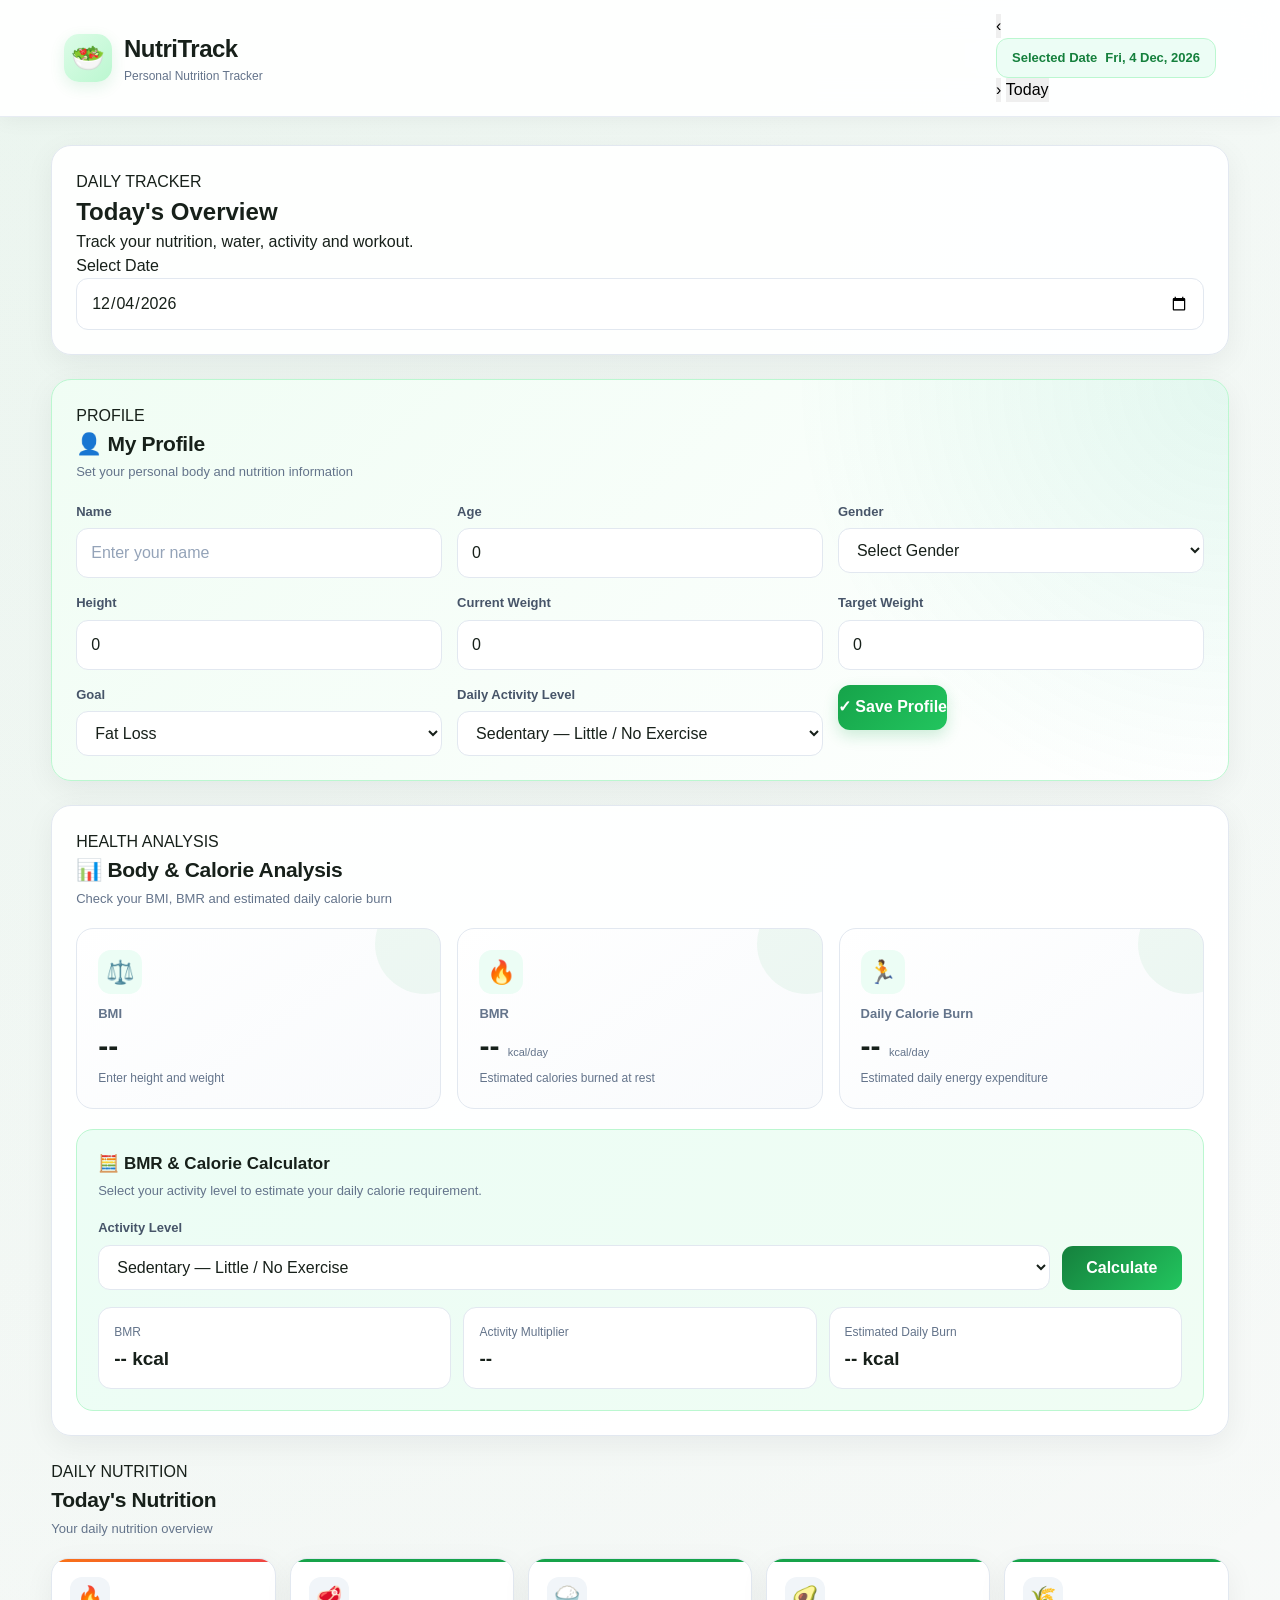
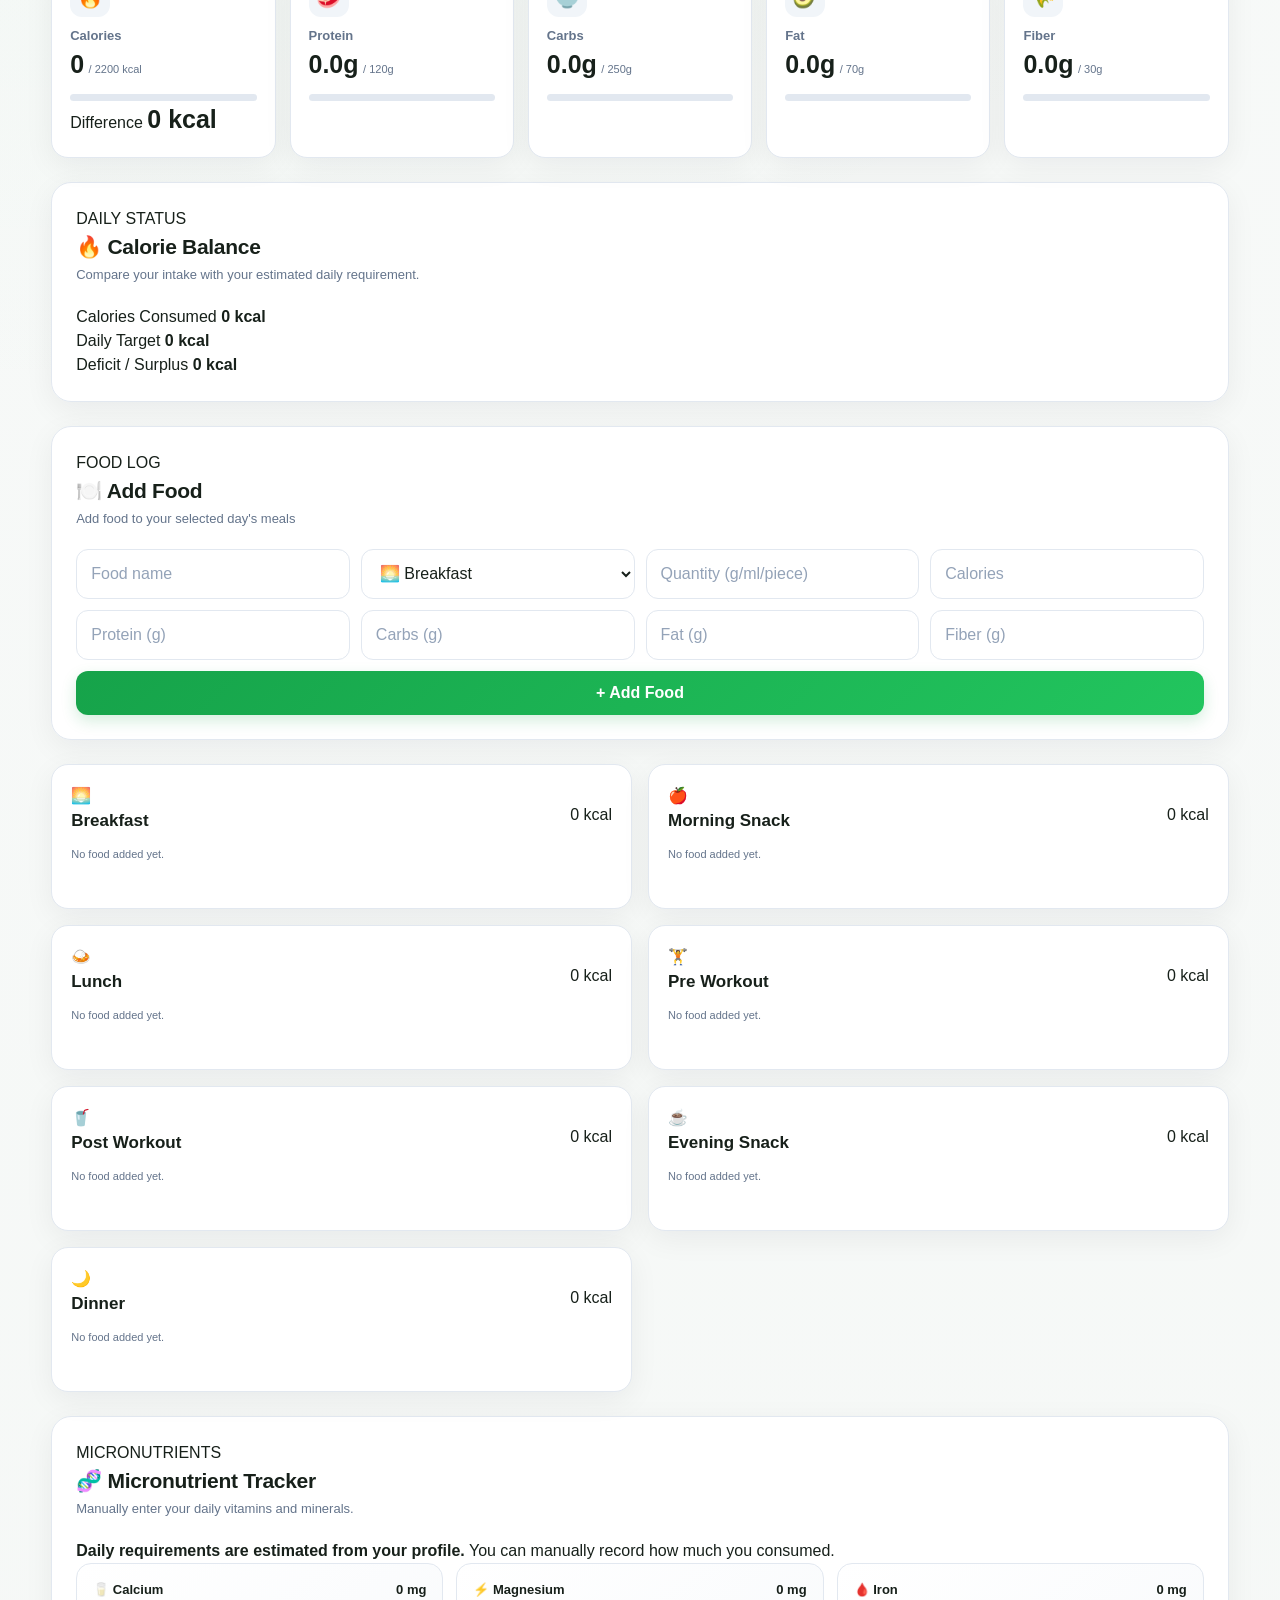
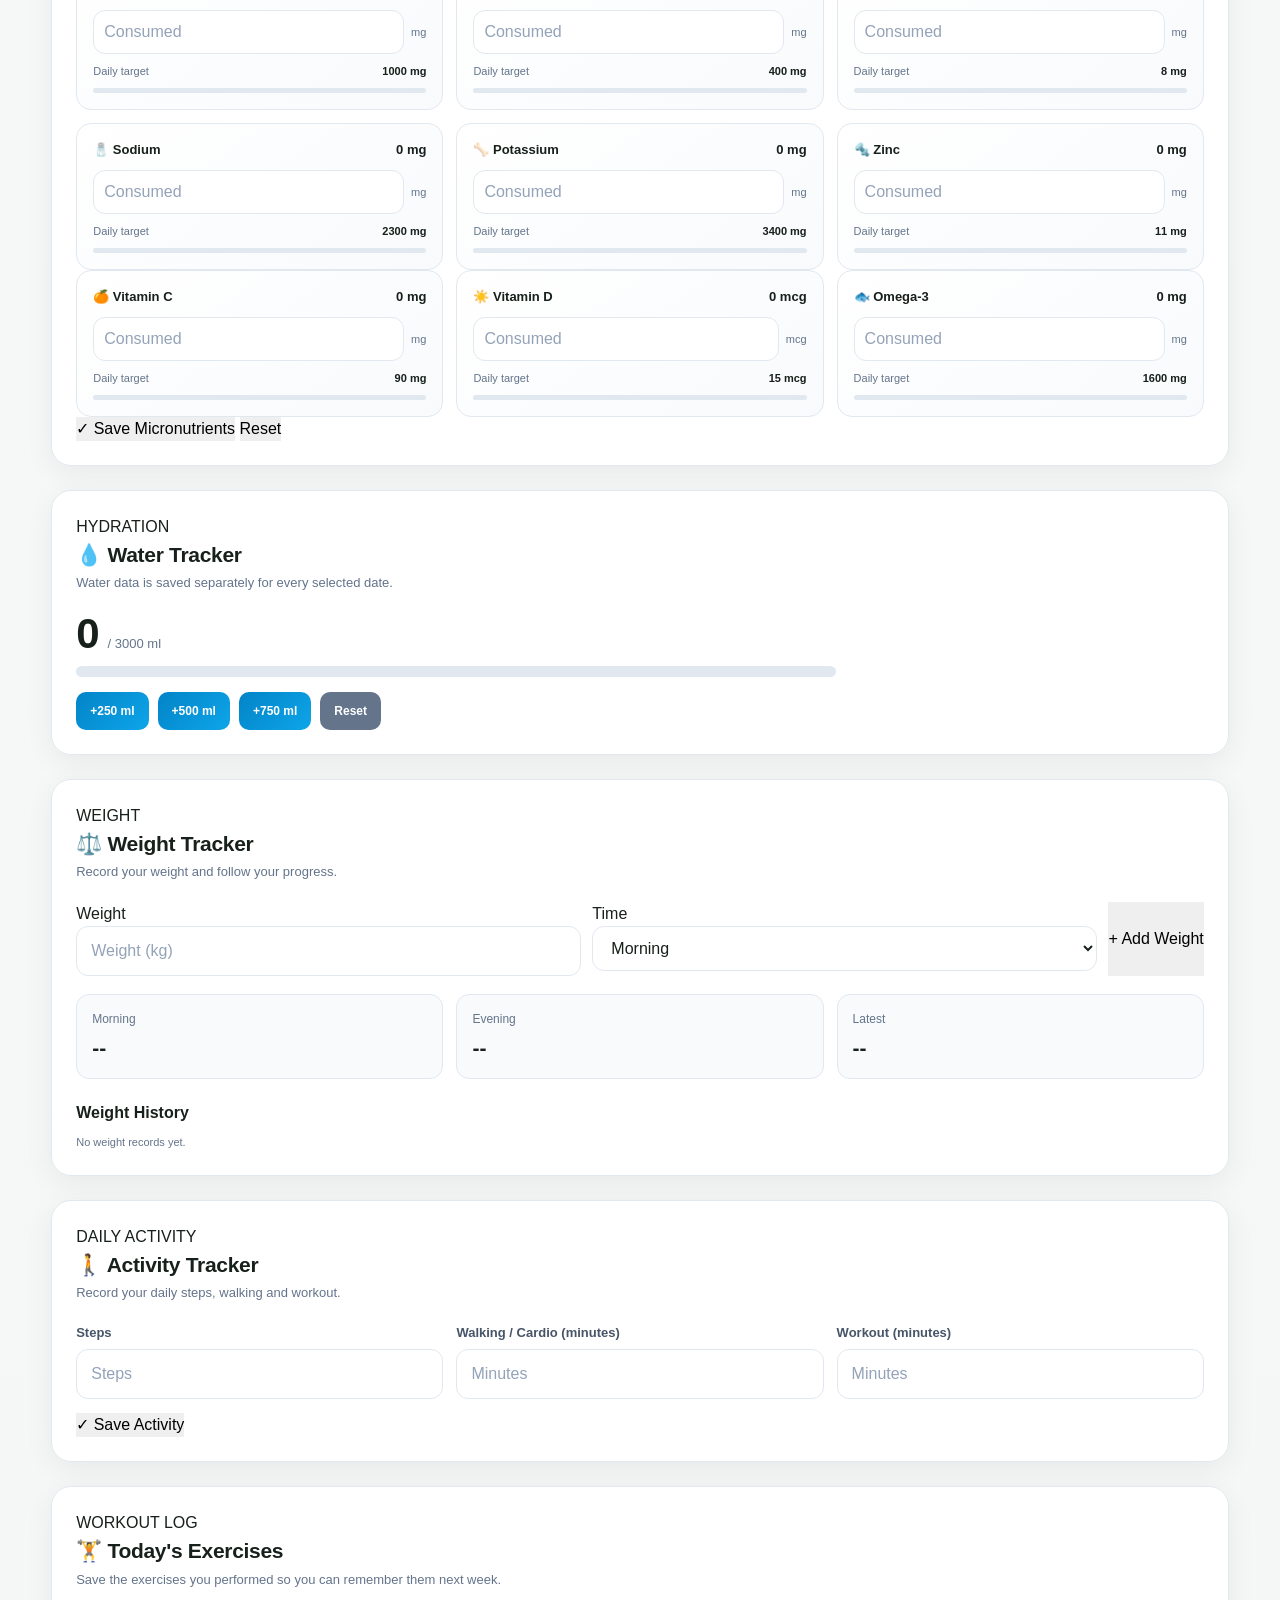
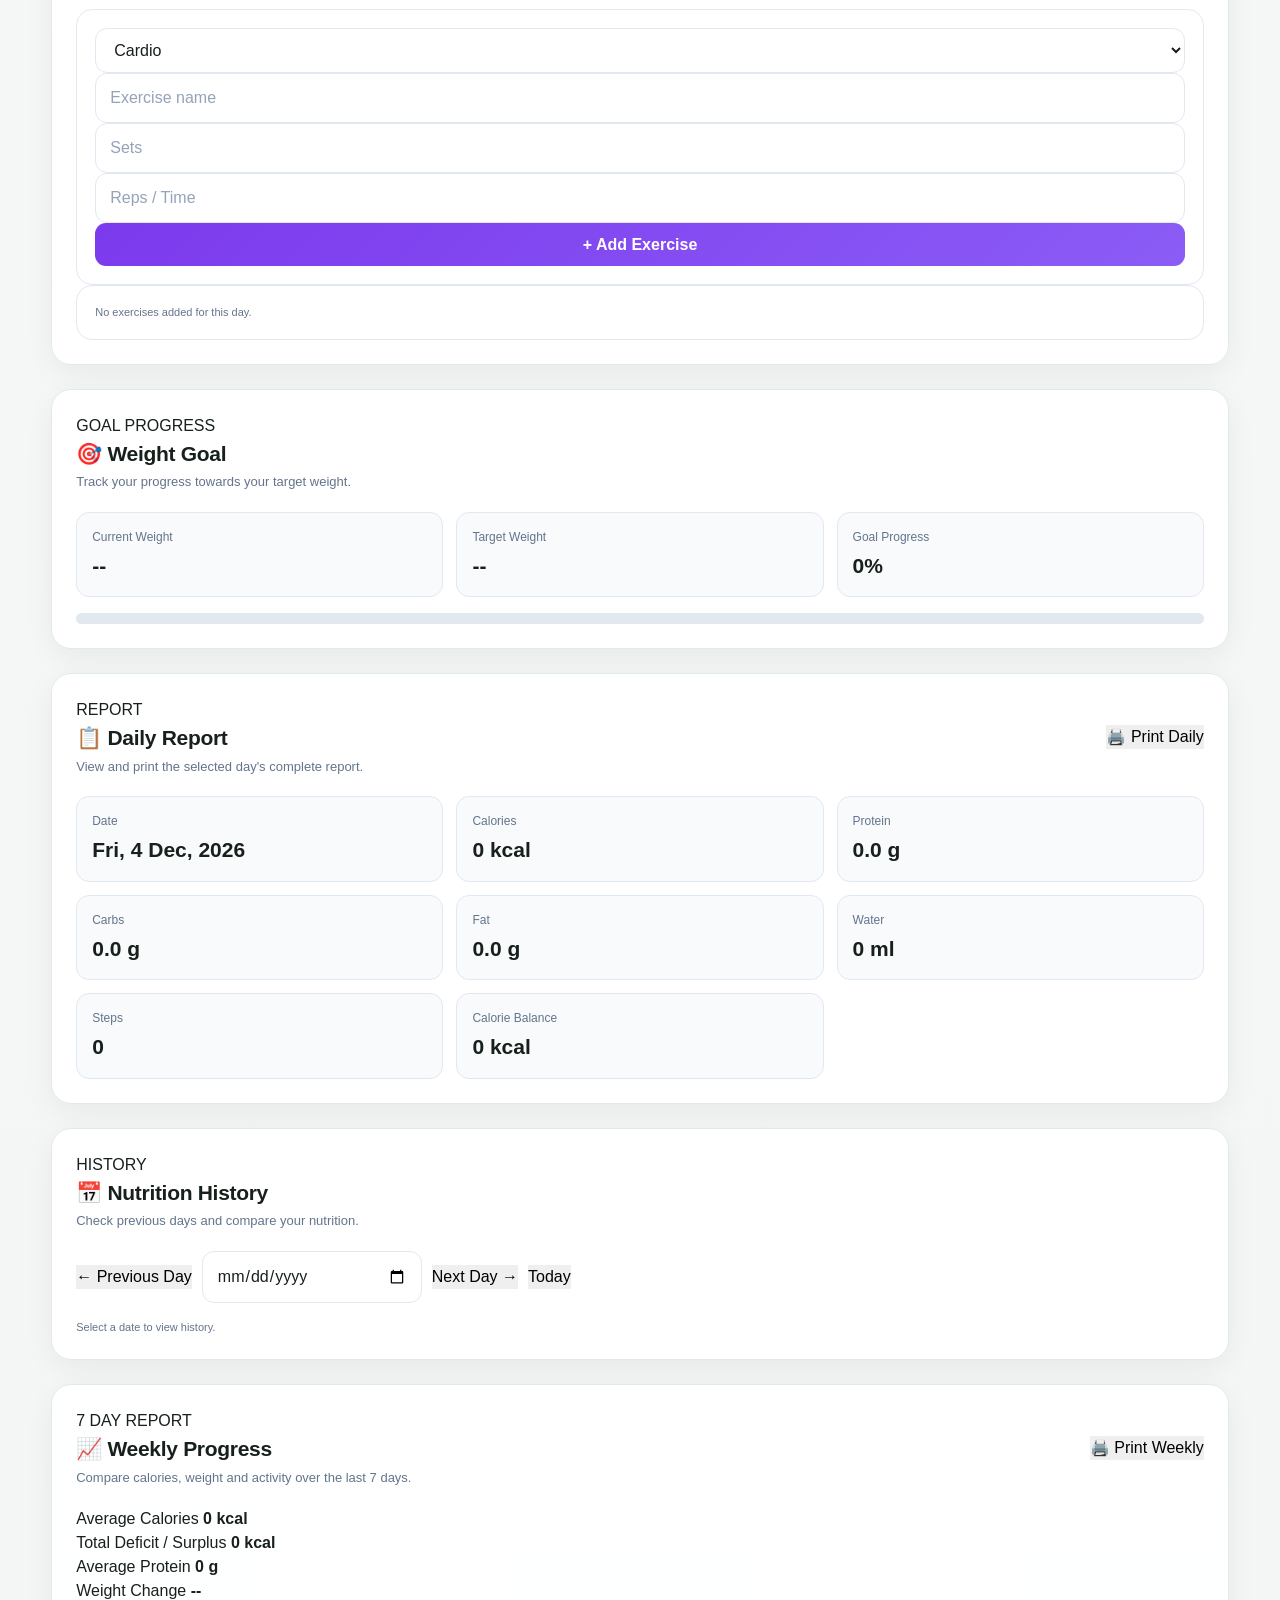
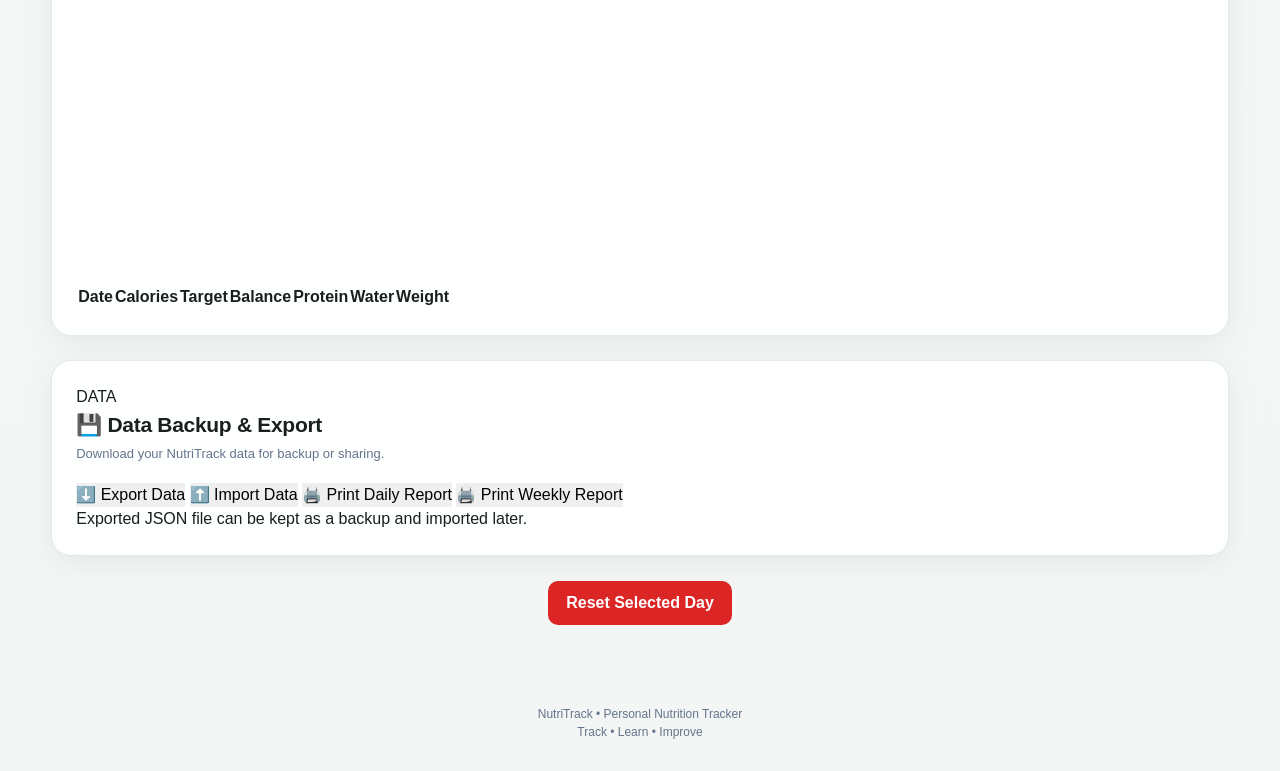
<file: index.html>
<!DOCTYPE html>
<html lang="en">
<head>
<meta charset="UTF-8">
<meta name="viewport" content="width=device-width, initial-scale=1.0">
<title>NutriTrack - Nutrition Tracker</title>
<link rel="stylesheet" href="style.css">
</head>

<body>

<div id="toast" class="toast" aria-live="polite"></div>

<header class="topbar">
    <div class="brand">
        <span class="brand-icon">🥗</span>
        <div>
            <h1>NutriTrack</h1>
            <p>Personal Nutrition Tracker</p>
        </div>
    </div>

    <div class="date-navigation">
        <button type="button" onclick="changeSelectedDate(-1)">‹</button>
        <div class="date-box">
            <span>Selected Date</span>
            <strong id="currentDate">--</strong>
        </div>
        <button type="button" onclick="changeSelectedDate(1)">›</button>
        <button type="button" onclick="goToToday()">Today</button>
    </div>
</header>

<main class="container">

<!-- DAILY CONTROL -->
<section class="daily-control card">
    <div>
        <span class="eyebrow">DAILY TRACKER</span>
        <h2 id="selectedDateTitle">Today's Overview</h2>
        <p id="selectedDateSubtitle">Track your nutrition, water, activity and workout.</p>
    </div>

    <div class="date-picker-wrap">
        <label for="datePicker">Select Date</label>
        <input type="date" id="datePicker" onchange="selectDateFromPicker()">
    </div>
</section>

<!-- PROFILE -->
<section class="profile-card">
    <div class="section-title">
        <div>
            <span class="eyebrow">PROFILE</span>
            <h2>👤 My Profile</h2>
            <p>Set your personal body and nutrition information</p>
        </div>
    </div>

    <div class="profile-grid">

        <div>
            <label>Name</label>
            <input id="userName" type="text" placeholder="Enter your name">
        </div>

        <div>
            <label>Age</label>
            <input id="age" type="number" min="1" max="120" placeholder="Age">
        </div>

        <div>
            <label>Gender</label>
            <select id="gender">
                <option value="">Select Gender</option>
                <option value="male">Male</option>
                <option value="female">Female</option>
            </select>
        </div>

        <div>
            <label>Height</label>
            <input id="height" type="number" min="1" step="0.1" placeholder="Height (cm)">
        </div>

        <div>
            <label>Current Weight</label>
            <input id="currentWeight" type="number" min="0" step="0.1" placeholder="Current Weight (kg)">
        </div>

        <div>
            <label>Target Weight</label>
            <input id="weightGoal" type="number" min="0" step="0.1" placeholder="Target Weight (kg)">
        </div>

        <div>
            <label>Goal</label>
            <select id="goal">
                <option value="loss">Fat Loss</option>
                <option value="maintain">Maintain Weight</option>
                <option value="gain">Weight Gain</option>
            </select>
        </div>

        <div>
            <label>Daily Activity Level</label>
            <select id="activityLevel">
                <option value="1.2">Sedentary — Little / No Exercise</option>
                <option value="1.375">Light Activity — 1–3 days/week</option>
                <option value="1.55">Moderate Activity — 3–5 days/week</option>
                <option value="1.725">Very Active — 6–7 days/week</option>
                <option value="1.9">Extra Active — Very Hard Training</option>
            </select>
        </div>

        <div class="profile-save-area">
            <button type="button" onclick="saveProfile()">✓ Save Profile</button>
        </div>

    </div>
</section>

<!-- BODY ANALYSIS -->
<section class="card">
    <div class="section-title">
        <div>
            <span class="eyebrow">HEALTH ANALYSIS</span>
            <h2>📊 Body & Calorie Analysis</h2>
            <p>Check your BMI, BMR and estimated daily calorie burn</p>
        </div>
    </div>

    <div class="health-analysis-grid">

        <div class="analysis-card">
            <div class="analysis-icon">⚖️</div>
            <h3>BMI</h3>
            <strong id="bmiValue">--</strong>
            <p id="bmiCategory">Enter your profile information</p>
        </div>

        <div class="analysis-card">
            <div class="analysis-icon">🔥</div>
            <h3>BMR</h3>
            <strong><span id="bmrValue">--</span> <small>kcal/day</small></strong>
            <p>Estimated calories burned at rest</p>
        </div>

        <div class="analysis-card">
            <div class="analysis-icon">🏃</div>
            <h3>Daily Calorie Burn</h3>
            <strong><span id="tdeeValue">--</span> <small>kcal/day</small></strong>
            <p>Estimated daily energy expenditure</p>
        </div>

    </div>

    <div class="calculator-box">
        <h3>🧮 BMR & Calorie Calculator</h3>
        <p>Select your activity level to estimate your daily calorie requirement.</p>

        <div class="activity-calculator">
            <div>
                <label>Activity Level</label>
                <select id="calculatorActivity" onchange="calculateHealthMetrics()">
                    <option value="1.2">Sedentary — Little / No Exercise</option>
                    <option value="1.375">Light Activity — 1–3 days/week</option>
                    <option value="1.55">Moderate Activity — 3–5 days/week</option>
                    <option value="1.725">Very Active — 6–7 days/week</option>
                    <option value="1.9">Extra Active — Very Hard Training</option>
                </select>
            </div>

            <button type="button" onclick="calculateHealthMetrics()">Calculate</button>
        </div>

        <div class="calorie-breakdown">
            <div>
                <span>BMR</span>
                <strong id="calculatorBMR">-- kcal</strong>
            </div>
            <div>
                <span>Activity Multiplier</span>
                <strong id="activityMultiplier">--</strong>
            </div>
            <div>
                <span>Estimated Daily Burn</span>
                <strong id="calculatorTDEE">-- kcal</strong>
            </div>
        </div>
    </div>
</section>

<!-- NUTRITION SUMMARY -->
<section>
    <div class="section-title">
        <div>
            <span class="eyebrow">DAILY NUTRITION</span>
            <h2>Today's Nutrition</h2>
            <p id="nutritionDateText">Your daily nutrition overview</p>
        </div>
    </div>

    <div class="summary-grid">

        <div class="summary-card calories">
            <div class="summary-icon">🔥</div>
            <h3>Calories</h3>
            <strong><span id="totalCalories">0</span></strong>
            <span class="target">/ <span id="calorieTarget">2200</span> kcal</span>
            <div class="progress"><div id="calorieProgress"></div></div>
            <div class="summary-extra">
                <span>Difference</span>
                <strong id="calorieDifference">0 kcal</strong>
            </div>
        </div>

        <div class="summary-card">
            <div class="summary-icon">🥩</div>
            <h3>Protein</h3>
            <strong><span id="totalProtein">0</span>g</strong>
            <span class="target">/ <span id="proteinTarget">120</span>g</span>
            <div class="progress"><div id="proteinProgress"></div></div>
        </div>

        <div class="summary-card">
            <div class="summary-icon">🍚</div>
            <h3>Carbs</h3>
            <strong><span id="totalCarbs">0</span>g</strong>
            <span class="target">/ 250g</span>
            <div class="progress"><div id="carbProgress"></div></div>
        </div>

        <div class="summary-card">
            <div class="summary-icon">🥑</div>
            <h3>Fat</h3>
            <strong><span id="totalFat">0</span>g</strong>
            <span class="target">/ 70g</span>
            <div class="progress"><div id="fatProgress"></div></div>
        </div>

        <div class="summary-card">
            <div class="summary-icon">🌾</div>
            <h3>Fiber</h3>
            <strong><span id="totalFiber">0</span>g</strong>
            <span class="target">/ 30g</span>
            <div class="progress"><div id="fiberProgress"></div></div>
        </div>

    </div>
</section>

<!-- CALORIE BALANCE -->
<section class="card calorie-status-card">
    <div class="section-title">
        <div>
            <span class="eyebrow">DAILY STATUS</span>
            <h2>🔥 Calorie Balance</h2>
            <p>Compare your intake with your estimated daily requirement.</p>
        </div>
    </div>

    <div class="calorie-status-grid">

        <div>
            <span>Calories Consumed</span>
            <strong id="statusCaloriesConsumed">0 kcal</strong>
        </div>

        <div>
            <span>Daily Target</span>
            <strong id="statusCaloriesTarget">0 kcal</strong>
        </div>

        <div>
            <span>Deficit / Surplus</span>
            <strong id="statusCaloriesDifference">0 kcal</strong>
        </div>

    </div>
</section>

<!-- ADD FOOD -->
<section class="card">
    <div class="section-title">
        <div>
            <span class="eyebrow">FOOD LOG</span>
            <h2>🍽️ Add Food</h2>
            <p>Add food to your selected day's meals</p>
        </div>
    </div>

    <div class="food-form">

        <input id="foodName" type="text" placeholder="Food name">

        <select id="mealType">
            <option value="Breakfast">🌅 Breakfast</option>
            <option value="Morning Snack">🍎 Morning Snack</option>
            <option value="Lunch">🍛 Lunch</option>
            <option value="Pre Workout">🏋️ Pre Workout</option>
            <option value="Post Workout">🥤 Post Workout</option>
            <option value="Evening Snack">☕ Evening Snack</option>
            <option value="Dinner">🌙 Dinner</option>
        </select>

        <input id="foodQuantity" type="number" min="0" step="0.1" placeholder="Quantity (g/ml/piece)">
        <input id="foodCalories" type="number" min="0" step="0.1" placeholder="Calories">
        <input id="foodProtein" type="number" min="0" step="0.1" placeholder="Protein (g)">
        <input id="foodCarbs" type="number" min="0" step="0.1" placeholder="Carbs (g)">
        <input id="foodFat" type="number" min="0" step="0.1" placeholder="Fat (g)">
        <input id="foodFiber" type="number" min="0" step="0.1" placeholder="Fiber (g)">

        <button type="button" onclick="addFood()">+ Add Food</button>

    </div>
</section>

<!-- MEALS -->
<section class="meals-section">

    <div class="meal-card">
        <div class="meal-header">
            <div><span class="meal-icon">🌅</span><h2>Breakfast</h2></div>
            <span id="BreakfastTotal" class="meal-total">0 kcal</span>
        </div>
        <div id="Breakfast"><p class="food-info">No food added yet.</p></div>
    </div>

    <div class="meal-card">
        <div class="meal-header">
            <div><span class="meal-icon">🍎</span><h2>Morning Snack</h2></div>
            <span id="MorningSnackTotal" class="meal-total">0 kcal</span>
        </div>
        <div id="MorningSnack"><p class="food-info">No food added yet.</p></div>
    </div>

    <div class="meal-card">
        <div class="meal-header">
            <div><span class="meal-icon">🍛</span><h2>Lunch</h2></div>
            <span id="LunchTotal" class="meal-total">0 kcal</span>
        </div>
        <div id="Lunch"><p class="food-info">No food added yet.</p></div>
    </div>

    <div class="meal-card">
        <div class="meal-header">
            <div><span class="meal-icon">🏋️</span><h2>Pre Workout</h2></div>
            <span id="PreWorkoutTotal" class="meal-total">0 kcal</span>
        </div>
        <div id="PreWorkout"><p class="food-info">No food added yet.</p></div>
    </div>

    <div class="meal-card">
        <div class="meal-header">
            <div><span class="meal-icon">🥤</span><h2>Post Workout</h2></div>
            <span id="PostWorkoutTotal" class="meal-total">0 kcal</span>
        </div>
        <div id="PostWorkout"><p class="food-info">No food added yet.</p></div>
    </div>

    <div class="meal-card">
        <div class="meal-header">
            <div><span class="meal-icon">☕</span><h2>Evening Snack</h2></div>
            <span id="EveningSnackTotal" class="meal-total">0 kcal</span>
        </div>
        <div id="EveningSnack"><p class="food-info">No food added yet.</p></div>
    </div>

    <div class="meal-card">
        <div class="meal-header">
            <div><span class="meal-icon">🌙</span><h2>Dinner</h2></div>
            <span id="DinnerTotal" class="meal-total">0 kcal</span>
        </div>
        <div id="Dinner"><p class="food-info">No food added yet.</p></div>
    </div>

</section>

<!-- MICRONUTRIENTS PART 1 -->
<section class="card">
    <div class="section-title">
        <div>
            <span class="eyebrow">MICRONUTRIENTS</span>
            <h2>🧬 Micronutrient Tracker</h2>
            <p>Manually enter your daily vitamins and minerals.</p>
        </div>
    </div>

    <div class="micro-info-box">
        <strong>Daily requirements are estimated from your profile.</strong>
        <span>You can manually record how much you consumed.</span>
    </div>

    <div class="micro-grid">

        <div class="micro-card">
            <div class="micro-card-header">
                <span>🥛 Calcium</span>
                <strong id="calcium">0 mg</strong>
            </div>
            <div class="micro-input-row">
                <input id="calciumInput" type="number" min="0" step="0.1" placeholder="Consumed">
                <span>mg</span>
            </div>
            <div class="micro-target"><span>Daily target</span><strong id="calciumTarget">-- mg</strong></div>
            <div class="progress"><div id="calciumProgress"></div></div>
        </div>

        <div class="micro-card">
            <div class="micro-card-header">
                <span>⚡ Magnesium</span>
                <strong id="magnesium">0 mg</strong>
            </div>
            <div class="micro-input-row">
                <input id="magnesiumInput" type="number" min="0" step="0.1" placeholder="Consumed">
                <span>mg</span>
            </div>
            <div class="micro-target"><span>Daily target</span><strong id="magnesiumTarget">-- mg</strong></div>
            <div class="progress"><div id="magnesiumProgress"></div></div>
        </div>

        <div class="micro-card">
            <div class="micro-card-header">
                <span>🩸 Iron</span>
                <strong id="iron">0 mg</strong>
            </div>
            <div class="micro-input-row">
                <input id="ironInput" type="number" min="0" step="0.1" placeholder="Consumed">
                <span>mg</span>
            </div>
            <div class="micro-target"><span>Daily target</span><strong id="ironTarget">-- mg</strong></div>
            <div class="progress"><div id="ironProgress"></div></div>
        </div>

        <div class="micro-card">
            <div class="micro-card-header">
                <span>🧂 Sodium</span>
                <strong id="sodium">0 mg</strong>
            </div>
            <div class="micro-input-row">
                <input id="sodiumInput" type="number" min="0" step="0.1" placeholder="Consumed">
                <span>mg</span>
            </div>
            <div class="micro-target"><span>Daily target</span><strong id="sodiumTarget">-- mg</strong></div>
            <div class="progress"><div id="sodiumProgress"></div></div>
        </div>

        <div class="micro-card">
            <div class="micro-card-header">
                <span>🦴 Potassium</span>
                <strong id="potassium">0 mg</strong>
            </div>
            <div class="micro-input-row">
                <input id="potassiumInput" type="number" min="0" step="0.1" placeholder="Consumed">
                <span>mg</span>
            </div>
            <div class="micro-target"><span>Daily target</span><strong id="potassiumTarget">-- mg</strong></div>
            <div class="progress"><div id="potassiumProgress"></div></div>
        </div>

        <div class="micro-card">
            <div class="micro-card-header">
                <span>🔩 Zinc</span>
                <strong id="zinc">0 mg</strong>
            </div>
            <div class="micro-input-row">
                <input id="zincInput" type="number" min="0" step="0.1" placeholder="Consumed">
                <span>mg</span>
            </div>
            <div class="micro-target"><span>Daily target</span><strong id="zincTarget">-- mg</strong></div>
            <div class="progress"><div id="zincProgress"></div></div>
        </div>

    </div>
    <!-- MICRONUTRIENTS PART 2 -->

    <div class="micro-grid">

        <div class="micro-card">
            <div class="micro-card-header">
                <span>🍊 Vitamin C</span>
                <strong id="vitaminC">0 mg</strong>
            </div>
            <div class="micro-input-row">
                <input id="vitaminCInput" type="number" min="0" step="0.1" placeholder="Consumed">
                <span>mg</span>
            </div>
            <div class="micro-target">
                <span>Daily target</span>
                <strong id="vitaminCTarget">-- mg</strong>
            </div>
            <div class="progress"><div id="vitaminCProgress"></div></div>
        </div>

        <div class="micro-card">
            <div class="micro-card-header">
                <span>☀️ Vitamin D</span>
                <strong id="vitaminD">0 mcg</strong>
            </div>
            <div class="micro-input-row">
                <input id="vitaminDInput" type="number" min="0" step="0.1" placeholder="Consumed">
                <span>mcg</span>
            </div>
            <div class="micro-target">
                <span>Daily target</span>
                <strong id="vitaminDTarget">-- mcg</strong>
            </div>
            <div class="progress"><div id="vitaminDProgress"></div></div>
        </div>

        <div class="micro-card">
            <div class="micro-card-header">
                <span>🐟 Omega-3</span>
                <strong id="omega3">0 mg</strong>
            </div>
            <div class="micro-input-row">
                <input id="omega3Input" type="number" min="0" step="0.1" placeholder="Consumed">
                <span>mg</span>
            </div>
            <div class="micro-target">
                <span>Daily target</span>
                <strong id="omega3Target">-- mg</strong>
            </div>
            <div class="progress"><div id="omega3Progress"></div></div>
        </div>

    </div>

    <div class="micro-save-row">
        <button type="button" onclick="saveMicronutrients()">✓ Save Micronutrients</button>
        <button type="button" class="secondary-btn" onclick="resetMicronutrients()">Reset</button>
    </div>
</section>


<!-- WATER -->
<section class="card">
    <div class="section-title">
        <div>
            <span class="eyebrow">HYDRATION</span>
            <h2>💧 Water Tracker</h2>
            <p>Water data is saved separately for every selected date.</p>
        </div>
    </div>

    <div class="water-box">

        <div class="water-number">
            <strong id="waterAmount">0</strong>
            <span>/ <span id="waterTarget">3000</span> ml</span>
        </div>

        <div class="progress large">
            <div id="waterProgress"></div>
        </div>

        <div class="water-buttons">
            <button type="button" onclick="addWater(250)">+250 ml</button>
            <button type="button" onclick="addWater(500)">+500 ml</button>
            <button type="button" onclick="addWater(750)">+750 ml</button>
            <button type="button" onclick="resetWater()">Reset</button>
        </div>

    </div>
</section>


<!-- WEIGHT TRACKER -->
<section class="card">
    <div class="section-title">
        <div>
            <span class="eyebrow">WEIGHT</span>
            <h2>⚖️ Weight Tracker</h2>
            <p>Record your weight and follow your progress.</p>
        </div>
    </div>

    <div class="weight-form">
        <div>
            <label>Weight</label>
            <input id="weightInput" type="number" min="0" step="0.1" placeholder="Weight (kg)">
        </div>

        <div>
            <label>Time</label>
            <select id="weightTime">
                <option value="Morning">Morning</option>
                <option value="Afternoon">Afternoon</option>
                <option value="Evening">Evening</option>
                <option value="Night">Night</option>
            </select>
        </div>

        <button type="button" onclick="addWeight()">+ Add Weight</button>
    </div>

    <div class="weight-summary">

        <div>
            <span>Morning</span>
            <strong id="morningWeight">--</strong>
        </div>

        <div>
            <span>Evening</span>
            <strong id="eveningWeight">--</strong>
        </div>

        <div>
            <span>Latest</span>
            <strong id="latestWeight">--</strong>
        </div>

    </div>

    <div class="weight-history">
        <h3>Weight History</h3>
        <div id="weightHistory">
            <p class="food-info">No weight records yet.</p>
        </div>
    </div>
</section>


<!-- ACTIVITY -->
<section class="card">
    <div class="section-title">
        <div>
            <span class="eyebrow">DAILY ACTIVITY</span>
            <h2>🚶 Activity Tracker</h2>
            <p>Record your daily steps, walking and workout.</p>
        </div>
    </div>

    <div class="activity-grid">

        <div>
            <label>Steps</label>
            <input id="steps" type="number" min="0" placeholder="Steps">
        </div>

        <div>
            <label>Walking / Cardio (minutes)</label>
            <input id="walking" type="number" min="0" placeholder="Minutes">
        </div>

        <div>
            <label>Workout (minutes)</label>
            <input id="workout" type="number" min="0" placeholder="Minutes">
        </div>

    </div>

    <button type="button" onclick="saveActivity()">✓ Save Activity</button>
</section>


<!-- WORKOUT EXERCISE LOG -->
<section class="card">
    <div class="section-title">
        <div>
            <span class="eyebrow">WORKOUT LOG</span>
            <h2>🏋️ Today's Exercises</h2>
            <p>Save the exercises you performed so you can remember them next week.</p>
        </div>
    </div>

    <div class="exercise-form">

        <select id="exerciseBodyPart">
            <option value="Cardio">Cardio</option>
            <option value="Chest">Chest</option>
            <option value="Back">Back</option>
            <option value="Shoulder">Shoulder</option>
            <option value="Biceps">Biceps</option>
            <option value="Triceps">Triceps</option>
            <option value="Legs">Legs</option>
            <option value="Abs">Abs</option>
            <option value="Full Body">Full Body</option>
        </select>

        <input id="exerciseName" type="text" placeholder="Exercise name">

        <input id="exerciseSets" type="number" min="0" placeholder="Sets">

        <input id="exerciseReps" type="text" placeholder="Reps / Time">

        <button type="button" onclick="addExercise()">+ Add Exercise</button>

    </div>

    <div class="exercise-list" id="exerciseList">
        <p class="food-info">No exercises added for this date.</p>
    </div>
</section>


<!-- GOAL -->
<section class="card">
    <div class="section-title">
        <div>
            <span class="eyebrow">GOAL PROGRESS</span>
            <h2>🎯 Weight Goal</h2>
            <p>Track your progress towards your target weight.</p>
        </div>
    </div>

    <div class="goal-box">

        <div>
            <span>Current Weight</span>
            <strong id="goalCurrentWeight">--</strong>
        </div>

        <div>
            <span>Target Weight</span>
            <strong id="goalTargetWeight">--</strong>
        </div>

        <div>
            <span>Goal Progress</span>
            <strong id="goalProgressText">0%</strong>
        </div>

    </div>

    <div class="progress large">
        <div id="goalProgress"></div>
    </div>
</section>


<!-- DAILY REPORT -->
<section class="card">
    <div class="section-title">
        <div>
            <span class="eyebrow">REPORT</span>
            <h2>📋 Daily Report</h2>
            <p>View and print the selected day's complete report.</p>
        </div>

        <button type="button" onclick="printDailyReport()">🖨️ Print Daily</button>
    </div>

    <div class="report-grid">

        <div>
            <span>Date</span>
            <strong id="reportDate">--</strong>
        </div>

        <div>
            <span>Calories</span>
            <strong id="reportCalories">0 kcal</strong>
        </div>

        <div>
            <span>Protein</span>
            <strong id="reportProtein">0 g</strong>
        </div>

        <div>
            <span>Carbs</span>
            <strong id="reportCarbs">0 g</strong>
        </div>

        <div>
            <span>Fat</span>
            <strong id="reportFat">0 g</strong>
        </div>

        <div>
            <span>Water</span>
            <strong id="reportWater">0 ml</strong>
        </div>

        <div>
            <span>Steps</span>
            <strong id="reportSteps">0</strong>
        </div>

        <div>
            <span>Calorie Balance</span>
            <strong id="reportBalance">0 kcal</strong>
        </div>

    </div>
</section>


<!-- HISTORY -->
<section class="card">
    <div class="section-title">
        <div>
            <span class="eyebrow">HISTORY</span>
            <h2>📅 Nutrition History</h2>
            <p>Check previous days and compare your nutrition.</p>
        </div>
    </div>

    <div class="history-controls">

        <button type="button" onclick="showPreviousDay()">← Previous Day</button>

        <input type="date" id="historyDate" onchange="viewHistoryDate()">

        <button type="button" onclick="showNextDay()">Next Day →</button>

        <button type="button" onclick="goToToday()">Today</button>

    </div>

    <div class="history-summary" id="historySummary">
        <p class="food-info">Select a date to view history.</p>
    </div>
</section>


<!-- WEEKLY REPORT -->
<section class="card">
    <div class="section-title">
        <div>
            <span class="eyebrow">7 DAY REPORT</span>
            <h2>📈 Weekly Progress</h2>
            <p>Compare calories, weight and activity over the last 7 days.</p>
        </div>

        <button type="button" onclick="printWeeklyReport()">🖨️ Print Weekly</button>
    </div>

    <div class="weekly-stats">

        <div>
            <span>Average Calories</span>
            <strong id="weeklyAverageCalories">0 kcal</strong>
        </div>

        <div>
            <span>Total Deficit / Surplus</span>
            <strong id="weeklyBalance">0 kcal</strong>
        </div>

        <div>
            <span>Average Protein</span>
            <strong id="weeklyAverageProtein">0 g</strong>
        </div>

        <div>
            <span>Weight Change</span>
            <strong id="weeklyWeightChange">--</strong>
        </div>

    </div>

    <div class="chart-container">
        <canvas id="weeklyCaloriesChart"></canvas>
    </div>

    <div class="weekly-table-wrap">
        <table class="weekly-table">
            <thead>
                <tr>
                    <th>Date</th>
                    <th>Calories</th>
                    <th>Target</th>
                    <th>Balance</th>
                    <th>Protein</th>
                    <th>Water</th>
                    <th>Weight</th>
                </tr>
            </thead>

            <tbody id="weeklyTableBody"></tbody>
        </table>
    </div>
</section>


<!-- DATA EXPORT -->
<section class="card">
    <div class="section-title">
        <div>
            <span class="eyebrow">DATA</span>
            <h2>💾 Data Backup & Export</h2>
            <p>Download your NutriTrack data for backup or sharing.</p>
        </div>
    </div>

    <div class="data-actions">
        <button type="button" onclick="exportData()">⬇️ Export Data</button>
        <button type="button" onclick="importData()">⬆️ Import Data</button>
        <button type="button" onclick="printDailyReport()">🖨️ Print Daily Report</button>
        <button type="button" onclick="printWeeklyReport()">🖨️ Print Weekly Report</button>
    </div>

    <input id="importFile" type="file" accept=".json" hidden onchange="handleImportFile(event)">

    <p class="data-note">
        Exported JSON file can be kept as a backup and imported later.
    </p>
</section>


<!-- RESET -->
<section class="danger-zone">
    <button type="button" onclick="resetToday()">Reset Selected Day</button>
</section>

</main>


<footer>
    <p>NutriTrack • Personal Nutrition Tracker</p>
    <p>Track • Learn • Improve</p>
</footer>


<!-- PRINT AREA -->
<div id="printArea"></div>


<script src="script.js"></script>

</body>
</html>
</file>
<file: style.css>
*{margin:0;padding:0;box-sizing:border-box}

:root{
    --primary:#16a34a;
    --primary-dark:#15803d;
    --primary-light:#ecfdf5;
    --accent:#0ea5e9;
    --accent-light:#e0f2fe;
    --purple:#7c3aed;
    --purple-light:#ede9fe;
    --orange:#f97316;
    --orange-light:#ffedd5;
    --red:#ef4444;
    --red-light:#fee2e2;
    --yellow:#eab308;
    --yellow-light:#fef9c3;
    --blue:#2563eb;
    --blue-light:#dbeafe;
    --bg:#f5f7f6;
    --card:#ffffff;
    --text:#17201a;
    --muted:#64748b;
    --border:#e2e8f0;
    --shadow:0 8px 30px rgba(15,23,42,.06);
    --shadow-hover:0 14px 35px rgba(15,23,42,.10);
}

html{scroll-behavior:smooth}

body{
    font-family:Inter,Arial,Helvetica,sans-serif;
    background:
        radial-gradient(circle at top left,rgba(22,163,74,.06),transparent 28%),
        linear-gradient(180deg,#f8faf9 0%,#f3f6f4 100%);
    color:var(--text);
    line-height:1.5;
    min-height:100vh;
}

button,input,select{font:inherit}

button{
    border:0;
    cursor:pointer;
    transition:.2s ease;
}

button:hover{transform:translateY(-1px)}

button:active{transform:translateY(0)}

input,select{
    width:100%;
    padding:12px 14px;
    border:1px solid var(--border);
    border-radius:12px;
    background:#fff;
    color:var(--text);
    outline:0;
    transition:.2s ease;
}

input::placeholder{color:#94a3b8}

input:focus,select:focus{
    border-color:var(--primary);
    box-shadow:0 0 0 4px rgba(22,163,74,.10);
}

/* HEADER */

.topbar{
    position:sticky;
    top:0;
    z-index:100;
    min-height:76px;
    padding:14px 5%;
    display:flex;
    align-items:center;
    justify-content:space-between;
    gap:20px;
    background:rgba(255,255,255,.92);
    backdrop-filter:blur(16px);
    border-bottom:1px solid rgba(226,232,240,.8);
    box-shadow:0 3px 20px rgba(15,23,42,.05);
}

.brand{
    display:flex;
    align-items:center;
    gap:12px;
}

.brand-icon{
    width:48px;
    height:48px;
    display:grid;
    place-items:center;
    border-radius:15px;
    font-size:27px;
    background:linear-gradient(135deg,#dcfce7,#bbf7d0);
    box-shadow:0 5px 15px rgba(22,163,74,.12);
}

.brand h1{
    font-size:24px;
    font-weight:800;
    letter-spacing:-.5px;
}

.brand p{
    color:var(--muted);
    font-size:12px;
}

.date-box{
    display:flex;
    align-items:center;
    gap:8px;
    padding:9px 15px;
    border:1px solid #bbf7d0;
    border-radius:12px;
    background:var(--primary-light);
    color:var(--primary-dark);
    font-size:13px;
    font-weight:600;
}

/* MAIN */

.container{
    width:92%;
    max-width:1250px;
    margin:28px auto 50px;
}

section{margin-bottom:24px}

.card,.profile-card{
    background:rgba(255,255,255,.96);
    border:1px solid var(--border);
    border-radius:20px;
    padding:24px;
    margin-bottom:24px;
    box-shadow:var(--shadow);
    transition:.25s ease;
}

.card:hover,.profile-card:hover{
    box-shadow:var(--shadow-hover);
}

.profile-card{
    background:
        radial-gradient(circle at top right,rgba(16,185,129,.10),transparent 35%),
        linear-gradient(135deg,#f0fdf4,#fff);
    border-color:#bbf7d0;
}

/* TITLES */

.section-title{
    display:flex;
    align-items:center;
    justify-content:space-between;
    gap:15px;
    margin-bottom:20px;
}

.section-title h2{
    font-size:21px;
    font-weight:800;
    letter-spacing:-.3px;
}

.section-title p{
    margin-top:3px;
    color:var(--muted);
    font-size:13px;
}

/* PROFILE */

.profile-grid{
    display:grid;
    grid-template-columns:repeat(3,1fr);
    gap:15px;
}

.profile-grid label,
.activity-grid label,
.activity-calculator label{
    display:block;
    margin-bottom:7px;
    color:#475569;
    font-size:13px;
    font-weight:600;
}

.profile-grid button{
    align-self:end;
    min-height:45px;
    background:linear-gradient(135deg,var(--primary),#22c55e);
    color:#fff;
    border-radius:12px;
    font-weight:700;
    box-shadow:0 6px 15px rgba(22,163,74,.20);
}

.profile-grid button:hover{
    background:linear-gradient(135deg,var(--primary-dark),var(--primary));
}

/* ANALYSIS */

.health-analysis-grid{
    display:grid;
    grid-template-columns:repeat(3,1fr);
    gap:16px;
}

.analysis-card{
    position:relative;
    overflow:hidden;
    padding:21px;
    border:1px solid var(--border);
    border-radius:17px;
    background:linear-gradient(145deg,#fff,#f8fafc);
    transition:.25s ease;
}

.analysis-card:hover{
    transform:translateY(-3px);
    box-shadow:var(--shadow-hover);
}

.analysis-card:after{
    content:"";
    position:absolute;
    right:-35px;
    top:-35px;
    width:100px;
    height:100px;
    border-radius:50%;
    background:rgba(22,163,74,.06);
}

.analysis-icon{
    position:relative;
    z-index:1;
    width:44px;
    height:44px;
    display:grid;
    place-items:center;
    margin-bottom:10px;
    border-radius:13px;
    background:var(--primary-light);
    font-size:23px;
}

.analysis-card h3{
    color:var(--muted);
    font-size:13px;
    font-weight:600;
}

.analysis-card strong{
    display:block;
    margin-top:3px;
    font-size:30px;
    line-height:1.25;
    font-weight:800;
}

.analysis-card strong small{
    color:var(--muted);
    font-size:11px;
    font-weight:500;
}

.analysis-card p{
    margin-top:5px;
    color:var(--muted);
    font-size:12px;
}

/* CALCULATOR */

.calculator-box{
    margin-top:20px;
    padding:21px;
    border:1px solid #bbf7d0;
    border-radius:17px;
    background:linear-gradient(135deg,#ecfdf5,#f0fdf4);
}

.calculator-box h3{
    font-size:17px;
    font-weight:800;
}

.calculator-box>p{
    margin:4px 0 18px;
    color:var(--muted);
    font-size:13px;
}

.activity-calculator{
    display:grid;
    grid-template-columns:1fr auto;
    align-items:end;
    gap:12px;
}

.activity-calculator button{
    min-width:120px;
    min-height:44px;
    border-radius:11px;
    background:linear-gradient(135deg,#15803d,#22c55e);
    color:#fff;
    font-weight:700;
}

.calorie-breakdown{
    display:grid;
    grid-template-columns:repeat(3,1fr);
    gap:12px;
    margin-top:17px;
}

.calorie-breakdown div{
    padding:15px;
    border:1px solid var(--border);
    border-radius:13px;
    background:#fff;
}

.calorie-breakdown span{
    display:block;
    color:var(--muted);
    font-size:12px;
}

.calorie-breakdown strong{
    display:block;
    margin-top:4px;
    font-size:19px;
}

/* SUMMARY */

.summary-grid{
    display:grid;
    grid-template-columns:repeat(5,1fr);
    gap:14px;
}

.summary-card{
    position:relative;
    overflow:hidden;
    min-width:0;
    padding:18px;
    border:1px solid var(--border);
    border-radius:17px;
    background:#fff;
    box-shadow:var(--shadow);
    transition:.25s ease;
}

.summary-card:hover{
    transform:translateY(-3px);
    box-shadow:var(--shadow-hover);
}

.summary-card:before{
    content:"";
    position:absolute;
    left:0;
    top:0;
    width:100%;
    height:3px;
    background:var(--primary);
}

.summary-card.calories:before{background:linear-gradient(90deg,#f97316,#ef4444)}

.summary-icon{
    width:40px;
    height:40px;
    display:grid;
    place-items:center;
    margin-bottom:9px;
    border-radius:12px;
    background:#f1f5f9;
    font-size:21px;
}

.summary-card h3{
    color:var(--muted);
    font-size:13px;
    font-weight:600;
}

.summary-card strong{
    font-size:25px;
    font-weight:800;
}

.target{
    color:var(--muted);
    font-size:11px;
}

/* PROGRESS */

.progress{
    width:100%;
    height:7px;
    margin-top:11px;
    overflow:hidden;
    border-radius:20px;
    background:#e2e8f0;
}

.progress div{
    width:0;
    height:100%;
    border-radius:20px;
    background:linear-gradient(90deg,#16a34a,#4ade80);
    transition:width .5s ease;
}

.progress.large{height:11px}

/* FOOD */

.food-form{
    display:grid;
    grid-template-columns:repeat(4,1fr);
    gap:11px;
}

.food-form button{
    grid-column:span 4;
    min-height:44px;
    border-radius:12px;
    background:linear-gradient(135deg,#16a34a,#22c55e);
    color:#fff;
    font-weight:700;
    box-shadow:0 6px 15px rgba(22,163,74,.18);
}

/* MEALS */

.meals-section{
    display:grid;
    grid-template-columns:repeat(2,1fr);
    gap:16px;
}

.meal-card{
    min-height:145px;
    padding:19px;
    border:1px solid var(--border);
    border-radius:17px;
    background:#fff;
    box-shadow:var(--shadow);
    transition:.25s ease;
}

.meal-card:hover{
    transform:translateY(-2px);
    box-shadow:var(--shadow-hover);
}

.meal-card h2{
    margin-bottom:13px;
    font-size:17px;
    font-weight:800;
}

.meal-header{
    display:flex;
    align-items:center;
    justify-content:space-between;
    gap:10px;
}

.food-item{
    display:flex;
    align-items:center;
    justify-content:space-between;
    gap:10px;
    margin-bottom:8px;
    padding:11px;
    border:1px solid var(--border);
    border-radius:11px;
    background:#f8fafc;
}

.food-item strong{
    display:block;
    margin-bottom:2px;
    font-size:13px;
}

.food-info{
    color:var(--muted);
    font-size:11px;
}

.delete-food{
    flex-shrink:0;
    padding:6px 9px;
    border-radius:8px;
    background:var(--red-light);
    color:#dc2626;
    font-size:11px;
    font-weight:700;
}

.delete-food:hover{
    background:#fecaca;
}

/* MICRONUTRIENTS */

.micro-grid{
    display:grid;
    grid-template-columns:repeat(3,1fr);
    gap:13px;
}

.micro-card{
    padding:16px;
    border:1px solid var(--border);
    border-radius:15px;
    background:linear-gradient(145deg,#fff,#f8fafc);
}

.micro-card-header{
    display:flex;
    align-items:center;
    justify-content:space-between;
    gap:10px;
    margin-bottom:11px;
}

.micro-card-header span{
    font-size:13px;
    font-weight:700;
}

.micro-card-header strong{
    font-size:13px;
}

.micro-input-row{
    display:flex;
    align-items:center;
    gap:7px;
}

.micro-input-row input{
    padding:9px 10px;
}

.micro-input-row span{
    color:var(--muted);
    font-size:11px;
}

.micro-target{
    display:flex;
    align-items:center;
    justify-content:space-between;
    margin-top:9px;
    font-size:11px;
}

.micro-target span{color:var(--muted)}

.micro-target strong{font-size:11px}

.micro-card .progress{
    height:5px;
    margin-top:8px;
}

/* WATER */

.water-box{
    max-width:760px;
}

.water-number{
    display:flex;
    align-items:baseline;
    gap:8px;
}

.water-number strong{
    font-size:42px;
    font-weight:800;
    line-height:1;
}

.water-number span{
    color:var(--muted);
    font-size:13px;
}

.water-buttons{
    display:flex;
    flex-wrap:wrap;
    gap:9px;
    margin-top:15px;
}

.water-buttons button{
    padding:10px 14px;
    border-radius:10px;
    background:linear-gradient(135deg,#0284c7,#0ea5e9);
    color:#fff;
    font-size:12px;
    font-weight:700;
}

.water-buttons button:last-child{
    background:#64748b;
}

.water-buttons button:last-child:hover{
    background:#475569;
}

/* WEIGHT */

.weight-form{
    display:grid;
    grid-template-columns:1fr 1fr auto;
    gap:11px;
}

.weight-summary{
    display:grid;
    grid-template-columns:repeat(3,1fr);
    gap:13px;
    margin-top:18px;
}

.weight-summary div,
.goal-box div,
.report-grid div{
    padding:15px;
    border:1px solid var(--border);
    border-radius:13px;
    background:#f8fafc;
}

.weight-summary span,
.goal-box span,
.report-grid span{
    display:block;
    color:var(--muted);
    font-size:12px;
}

.weight-summary strong,
.goal-box strong,
.report-grid strong{
    display:block;
    margin-top:4px;
    font-size:21px;
}

.weight-history{
    margin-top:22px;
}

.weight-history h3{
    margin-bottom:9px;
    font-size:16px;
}

.weight-row{
    display:grid;
    grid-template-columns:1fr 1fr 1fr auto;
    gap:10px;
    align-items:center;
    padding:10px;
    border-bottom:1px solid var(--border);
    font-size:12px;
}

/* ACTIVITY */

.activity-grid{
    display:grid;
    grid-template-columns:repeat(3,1fr);
    gap:13px;
    margin-bottom:14px;
}

.activity-grid input{margin-top:0}

/* GOAL */

.goal-box{
    display:grid;
    grid-template-columns:repeat(3,1fr);
    gap:13px;
    margin-bottom:16px;
}

/* REPORT */

.report-grid{
    display:grid;
    grid-template-columns:repeat(3,1fr);
    gap:13px;
}

.report-actions{
    display:flex;
    flex-wrap:wrap;
    gap:9px;
    margin-top:17px;
}

.report-actions button{
    padding:10px 15px;
    border-radius:10px;
    color:#fff;
    background:linear-gradient(135deg,#2563eb,#3b82f6);
    font-size:12px;
    font-weight:700;
}

.report-actions button:nth-child(2){
    background:linear-gradient(135deg,#7c3aed,#8b5cf6);
}

.report-actions button:nth-child(3){
    background:linear-gradient(135deg,#0f766e,#14b8a6);
}

/* WEEKLY GRAPH */

.weekly-chart{
    width:100%;
    min-height:280px;
    padding:15px;
    border:1px solid var(--border);
    border-radius:15px;
    background:#fff;
}

.chart-container{
    position:relative;
    width:100%;
    height:280px;
}

/* HISTORY */

.history-grid{
    display:grid;
    grid-template-columns:repeat(7,1fr);
    gap:9px;
}

.history-day{
    padding:12px 8px;
    border:1px solid var(--border);
    border-radius:12px;
    background:#f8fafc;
    text-align:center;
}

.history-day strong{
    display:block;
    font-size:12px;
}

.history-day span{
    display:block;
    margin-top:4px;
    color:var(--muted);
    font-size:10px;
}

/* PRINT */

.print-button{
    background:linear-gradient(135deg,#475569,#64748b);
    color:#fff;
}

.print-button:hover{
    background:linear-gradient(135deg,#334155,#475569);
}

/* DANGER */

.danger-zone{
    margin-top:25px;
    text-align:center;
}

.danger-zone button{
    padding:10px 18px;
    border-radius:10px;
    background:#dc2626;
    color:#fff;
    font-weight:700;
}

.danger-zone button:hover{background:#b91c1c}

/* FOOTER */

footer{
    padding:30px 15px;
    color:var(--muted);
    text-align:center;
    font-size:12px;
}

/* TABLET */

@media(max-width:1100px){
    .summary-grid{grid-template-columns:repeat(3,1fr)}
    .food-form{grid-template-columns:repeat(3,1fr)}
    .food-form button{grid-column:span 3}
    .micro-grid{grid-template-columns:repeat(3,1fr)}
}

@media(max-width:900px){
    .profile-grid{grid-template-columns:repeat(2,1fr)}
    .health-analysis-grid{grid-template-columns:1fr}
    .summary-grid{grid-template-columns:repeat(2,1fr)}
    .food-form{grid-template-columns:repeat(2,1fr)}
    .food-form button{grid-column:span 2}
    .micro-grid{grid-template-columns:repeat(2,1fr)}
    .calorie-breakdown{grid-template-columns:1fr}
    .activity-grid{grid-template-columns:1fr}
    .report-grid{grid-template-columns:repeat(2,1fr)}
    .history-grid{grid-template-columns:repeat(4,1fr)}
}

/* MOBILE */

@media(max-width:600px){
    .topbar{
        padding:12px 15px;
        min-height:65px;
    }

    .brand-icon{
        width:40px;
        height:40px;
        font-size:22px;
        border-radius:12px;
    }

    .brand h1{font-size:20px}
    .brand p{font-size:10px}
    .date-box{display:none}

    .container{
        width:94%;
        margin-top:18px;
    }

    .card,.profile-card{
        padding:17px;
        border-radius:16px;
    }

    .section-title{margin-bottom:15px}
    .section-title h2{font-size:18px}
    .section-title p{font-size:11px}

    .profile-grid,
    .summary-grid,
    .meals-section,
    .micro-grid,
    .weight-summary,
    .goal-box,
    .report-grid,
    .food-form{
        grid-template-columns:1fr;
    }

    .food-form button{grid-column:span 1}

    .activity-calculator{
        grid-template-columns:1fr;
    }

    .activity-calculator button{width:100%}

    .calorie-breakdown{grid-template-columns:1fr}

    .weight-form{
        grid-template-columns:1fr;
    }

    .history-grid{
        grid-template-columns:repeat(2,1fr);
    }

    .food-item{
        align-items:flex-start;
    }

    .weight-row{
        grid-template-columns:1fr 1fr;
    }

    .water-number strong{font-size:36px}

    .report-actions button{
        width:100%;
    }

    .micro-input-row{
        align-items:stretch;
    }
}

@media print{
    .topbar{
        position:static;
        box-shadow:none;
    }

    button,
    .water-buttons,
    .report-actions,
    .danger-zone{
        display:none!important;
    }

    body{
        background:#fff;
    }

    .card,.profile-card,.summary-card,.meal-card{
        box-shadow:none;
        break-inside:avoid;
    }

    .container{
        width:96%;
        max-width:none;
        margin:10px auto;
    }
}

/* CSS PART 1 ENDS HERE */
/* CSS PART 2 */

/* HISTORY */

.history-section{
    margin-top:20px;
}

.history-controls{
    display:flex;
    flex-wrap:wrap;
    gap:10px;
    align-items:center;
    margin-bottom:16px;
}

.history-controls select,
.history-controls input{
    max-width:220px;
}

.history-card{
    padding:18px;
    border:1px solid var(--border);
    border-radius:16px;
    background:#fff;
    box-shadow:var(--shadow);
    margin-bottom:12px;
}

.history-card-header{
    display:flex;
    align-items:center;
    justify-content:space-between;
    gap:12px;
    padding-bottom:12px;
    border-bottom:1px solid var(--border);
}

.history-card-header h3{
    font-size:16px;
}

.history-card-header span{
    color:var(--muted);
    font-size:12px;
}

.history-stat-grid{
    display:grid;
    grid-template-columns:repeat(4,1fr);
    gap:10px;
    margin-top:13px;
}

.history-stat{
    padding:12px;
    border-radius:11px;
    background:#f8fafc;
    border:1px solid var(--border);
}

.history-stat span{
    display:block;
    color:var(--muted);
    font-size:11px;
}

.history-stat strong{
    display:block;
    margin-top:3px;
    font-size:17px;
}

/* DATE SELECTOR */

.date-selector{
    display:flex;
    align-items:center;
    flex-wrap:wrap;
    gap:10px;
}

.date-selector label{
    color:var(--muted);
    font-size:12px;
    font-weight:600;
}

.date-selector input{
    max-width:180px;
}

/* DAILY REPORT */

.daily-report{
    padding:20px;
    border:1px solid var(--border);
    border-radius:17px;
    background:#fff;
    box-shadow:var(--shadow);
}

.daily-report-title{
    display:flex;
    justify-content:space-between;
    align-items:center;
    gap:12px;
    margin-bottom:17px;
}

.daily-report-title h3{
    font-size:18px;
}

.daily-report-title span{
    color:var(--muted);
    font-size:12px;
}

.report-grid.four{
    grid-template-columns:repeat(4,1fr);
}

.report-card{
    padding:16px;
    border:1px solid var(--border);
    border-radius:13px;
    background:#f8fafc;
}

.report-card span{
    display:block;
    color:var(--muted);
    font-size:12px;
}

.report-card strong{
    display:block;
    margin-top:4px;
    font-size:22px;
}

/* DEFICIT */

.deficit-card{
    margin-top:15px;
    padding:17px;
    border-radius:14px;
    background:linear-gradient(135deg,#ecfdf5,#f0fdf4);
    border:1px solid #bbf7d0;
}

.deficit-card h3{
    font-size:15px;
}

.deficit-value{
    margin-top:4px;
    font-size:26px;
    font-weight:800;
    color:var(--primary-dark);
}

.deficit-positive{
    color:#16a34a;
}

.deficit-negative{
    color:#dc2626;
}

/* WEEKLY REPORT */

.weekly-report{
    padding:20px;
    border:1px solid var(--border);
    border-radius:18px;
    background:#fff;
    box-shadow:var(--shadow);
}

.weekly-report-header{
    display:flex;
    align-items:center;
    justify-content:space-between;
    gap:15px;
    margin-bottom:18px;
}

.weekly-report-header h3{
    font-size:19px;
}

.weekly-report-header p{
    color:var(--muted);
    font-size:12px;
    margin-top:2px;
}

.weekly-summary{
    display:grid;
    grid-template-columns:repeat(4,1fr);
    gap:12px;
}

.weekly-summary-card{
    padding:15px;
    border:1px solid var(--border);
    border-radius:13px;
    background:#f8fafc;
}

.weekly-summary-card span{
    display:block;
    color:var(--muted);
    font-size:11px;
}

.weekly-summary-card strong{
    display:block;
    margin-top:4px;
    font-size:21px;
}

/* GRAPH */

.graph-card{
    margin-top:18px;
    padding:18px;
    border:1px solid var(--border);
    border-radius:15px;
    background:#fff;
}

.graph-card h3{
    margin-bottom:13px;
    font-size:16px;
}

.graph-wrapper{
    position:relative;
    width:100%;
    height:300px;
    overflow:hidden;
}

.graph-wrapper canvas{
    width:100%;
    height:100%;
}

/* EXERCISE */

.exercise-grid{
    display:grid;
    grid-template-columns:1fr 1fr;
    gap:15px;
}

.exercise-form{
    padding:18px;
    border:1px solid var(--border);
    border-radius:16px;
    background:#fff;
}

.exercise-form h3{
    margin-bottom:13px;
    font-size:16px;
}

.exercise-form-row{
    display:grid;
    grid-template-columns:1fr 1fr;
    gap:10px;
    margin-bottom:10px;
}

.exercise-form button{
    width:100%;
    min-height:43px;
    border-radius:11px;
    background:linear-gradient(135deg,#7c3aed,#8b5cf6);
    color:#fff;
    font-weight:700;
}

.exercise-list{
    padding:18px;
    border:1px solid var(--border);
    border-radius:16px;
    background:#fff;
}

.exercise-list h3{
    margin-bottom:12px;
    font-size:16px;
}

.exercise-item{
    display:flex;
    align-items:center;
    justify-content:space-between;
    gap:10px;
    padding:11px 12px;
    margin-bottom:8px;
    border:1px solid var(--border);
    border-radius:11px;
    background:#f8fafc;
}

.exercise-item-main strong{
    display:block;
    font-size:13px;
}

.exercise-item-main span{
    display:block;
    margin-top:2px;
    color:var(--muted);
    font-size:11px;
}

.exercise-delete{
    padding:6px 9px;
    border-radius:8px;
    background:var(--red-light);
    color:var(--red);
    font-size:11px;
    font-weight:700;
}

/* EXERCISE DAY TABS */

.exercise-days{
    display:flex;
    flex-wrap:wrap;
    gap:7px;
    margin-bottom:15px;
}

.exercise-day{
    padding:8px 12px;
    border-radius:9px;
    background:#f1f5f9;
    color:#475569;
    font-size:11px;
    font-weight:700;
}

.exercise-day.active{
    background:var(--purple);
    color:#fff;
}

/* WATER HISTORY */

.water-history{
    display:grid;
    grid-template-columns:repeat(7,1fr);
    gap:8px;
    margin-top:18px;
}

.water-history-day{
    padding:11px 6px;
    text-align:center;
    border:1px solid var(--border);
    border-radius:11px;
    background:#f8fafc;
}

.water-history-day strong{
    display:block;
    font-size:11px;
}

.water-history-day span{
    display:block;
    margin-top:3px;
    color:#0284c7;
    font-size:10px;
    font-weight:700;
}

/* WEIGHT CHART */

.weight-chart-card{
    margin-top:18px;
    padding:18px;
    border:1px solid var(--border);
    border-radius:15px;
    background:#fff;
}

.weight-chart-card h3{
    margin-bottom:13px;
    font-size:16px;
}

/* MICRO NUTRIENT EXTRA */

.micro-total{
    margin-top:15px;
    padding:14px;
    border-radius:13px;
    background:var(--primary-light);
    border:1px solid #bbf7d0;
}

.micro-total p{
    color:var(--muted);
    font-size:12px;
}

.micro-total strong{
    display:block;
    margin-top:3px;
    font-size:18px;
}

/* PROFILE POPUP */

.toast{
    position:fixed;
    right:22px;
    bottom:22px;
    z-index:9999;
    max-width:340px;
    padding:13px 17px;
    border-radius:12px;
    background:#17201a;
    color:#fff;
    box-shadow:0 12px 30px rgba(0,0,0,.18);
    font-size:13px;
    opacity:0;
    transform:translateY(15px);
    pointer-events:none;
    transition:.3s ease;
}

.toast.show{
    opacity:1;
    transform:translateY(0);
}

/* MODAL */

.modal-overlay{
    position:fixed;
    inset:0;
    z-index:5000;
    display:none;
    align-items:center;
    justify-content:center;
    padding:20px;
    background:rgba(15,23,42,.55);
    backdrop-filter:blur(5px);
}

.modal-overlay.show{
    display:flex;
}

.modal{
    width:100%;
    max-width:560px;
    max-height:90vh;
    overflow:auto;
    padding:23px;
    border-radius:20px;
    background:#fff;
    box-shadow:0 25px 70px rgba(0,0,0,.22);
}

.modal-header{
    display:flex;
    align-items:center;
    justify-content:space-between;
    gap:10px;
    margin-bottom:17px;
}

.modal-header h2{
    font-size:19px;
}

.modal-close{
    width:35px;
    height:35px;
    display:grid;
    place-items:center;
    border-radius:9px;
    background:#f1f5f9;
    color:#475569;
    font-size:18px;
}

.modal-close:hover{
    background:#e2e8f0;
}

/* EMPTY STATE */

.empty-state{
    padding:25px 15px;
    text-align:center;
    color:var(--muted);
}

.empty-state-icon{
    margin-bottom:7px;
    font-size:30px;
}

.empty-state strong{
    display:block;
    color:#475569;
    font-size:14px;
}

.empty-state p{
    margin-top:3px;
    font-size:11px;
}

/* BADGES */

.badge{
    display:inline-flex;
    align-items:center;
    padding:4px 8px;
    border-radius:20px;
    font-size:10px;
    font-weight:700;
}

.badge-green{
    background:#dcfce7;
    color:#15803d;
}

.badge-blue{
    background:#dbeafe;
    color:#1d4ed8;
}

.badge-purple{
    background:#ede9fe;
    color:#6d28d9;
}

.badge-orange{
    background:#ffedd5;
    color:#c2410c;
}

/* SAVE BUTTON */

.save-button{
    background:linear-gradient(135deg,#16a34a,#22c55e);
    color:#fff;
    box-shadow:0 6px 16px rgba(22,163,74,.18);
}

.save-button:hover{
    background:linear-gradient(135deg,#15803d,#16a34a);
}

/* SECONDARY BUTTON */

.secondary-button{
    background:#f1f5f9;
    color:#334155;
    border:1px solid var(--border);
}

.secondary-button:hover{
    background:#e2e8f0;
}

/* EXPORT BUTTON */

.export-button{
    background:linear-gradient(135deg,#0f766e,#14b8a6);
    color:#fff;
}

/* RESPONSIVE EXTRA */

@media(max-width:900px){
    .history-stat-grid,
    .weekly-summary,
    .report-grid.four{
        grid-template-columns:repeat(2,1fr);
    }

    .exercise-grid{
        grid-template-columns:1fr;
    }

    .water-history{
        grid-template-columns:repeat(4,1fr);
    }
}

@media(max-width:600px){
    .history-controls{
        align-items:stretch;
        flex-direction:column;
    }

    .history-controls select,
    .history-controls input{
        max-width:none;
    }

    .history-stat-grid,
    .weekly-summary,
    .report-grid.four{
        grid-template-columns:1fr 1fr;
    }

    .exercise-form-row{
        grid-template-columns:1fr;
    }

    .water-history{
        grid-template-columns:repeat(2,1fr);
    }

    .weekly-report-header,
    .daily-report-title{
        align-items:flex-start;
        flex-direction:column;
    }

    .toast{
        left:15px;
        right:15px;
        bottom:15px;
        max-width:none;
    }

    .modal{
        padding:18px;
        border-radius:16px;
    }
}

/* PRINT REPORT */

@media print{
    @page{
        size:A4;
        margin:12mm;
    }

    body{
        color:#000;
        background:#fff!important;
    }

    .topbar{
        border-bottom:1px solid #ccc;
    }

    .card,
    .profile-card,
    .daily-report,
    .weekly-report,
    .graph-card,
    .weight-chart-card,
    .meal-card{
        border:1px solid #ccc!important;
        box-shadow:none!important;
        background:#fff!important;
    }

    .no-print,
    .print-button,
    .report-actions,
    .water-buttons,
    .danger-zone,
    .delete-food,
    .exercise-delete,
    .modal-overlay,
    .toast{
        display:none!important;
    }

    .weekly-report,
    .daily-report{
        display:block!important;
        break-inside:avoid;
    }

    .summary-card,
    .report-card,
    .history-card{
        break-inside:avoid;
    }

    .container{
        width:100%;
        max-width:none;
        margin:0;
    }

    .section-title{
        margin-bottom:12px;
    }
}

/* ACCESSIBILITY */

button:focus-visible,
input:focus-visible,
select:focus-visible{
    outline:3px solid rgba(37,99,235,.20);
    outline-offset:2px;
}

/* SMOOTH UI */

.card,
.profile-card,
.summary-card,
.meal-card,
.analysis-card,
.micro-card,
.history-card,
.weekly-report,
.daily-report{
    -webkit-tap-highlight-color:transparent;
}

/* CSS PART 2 ENDS HERE */
</file>
